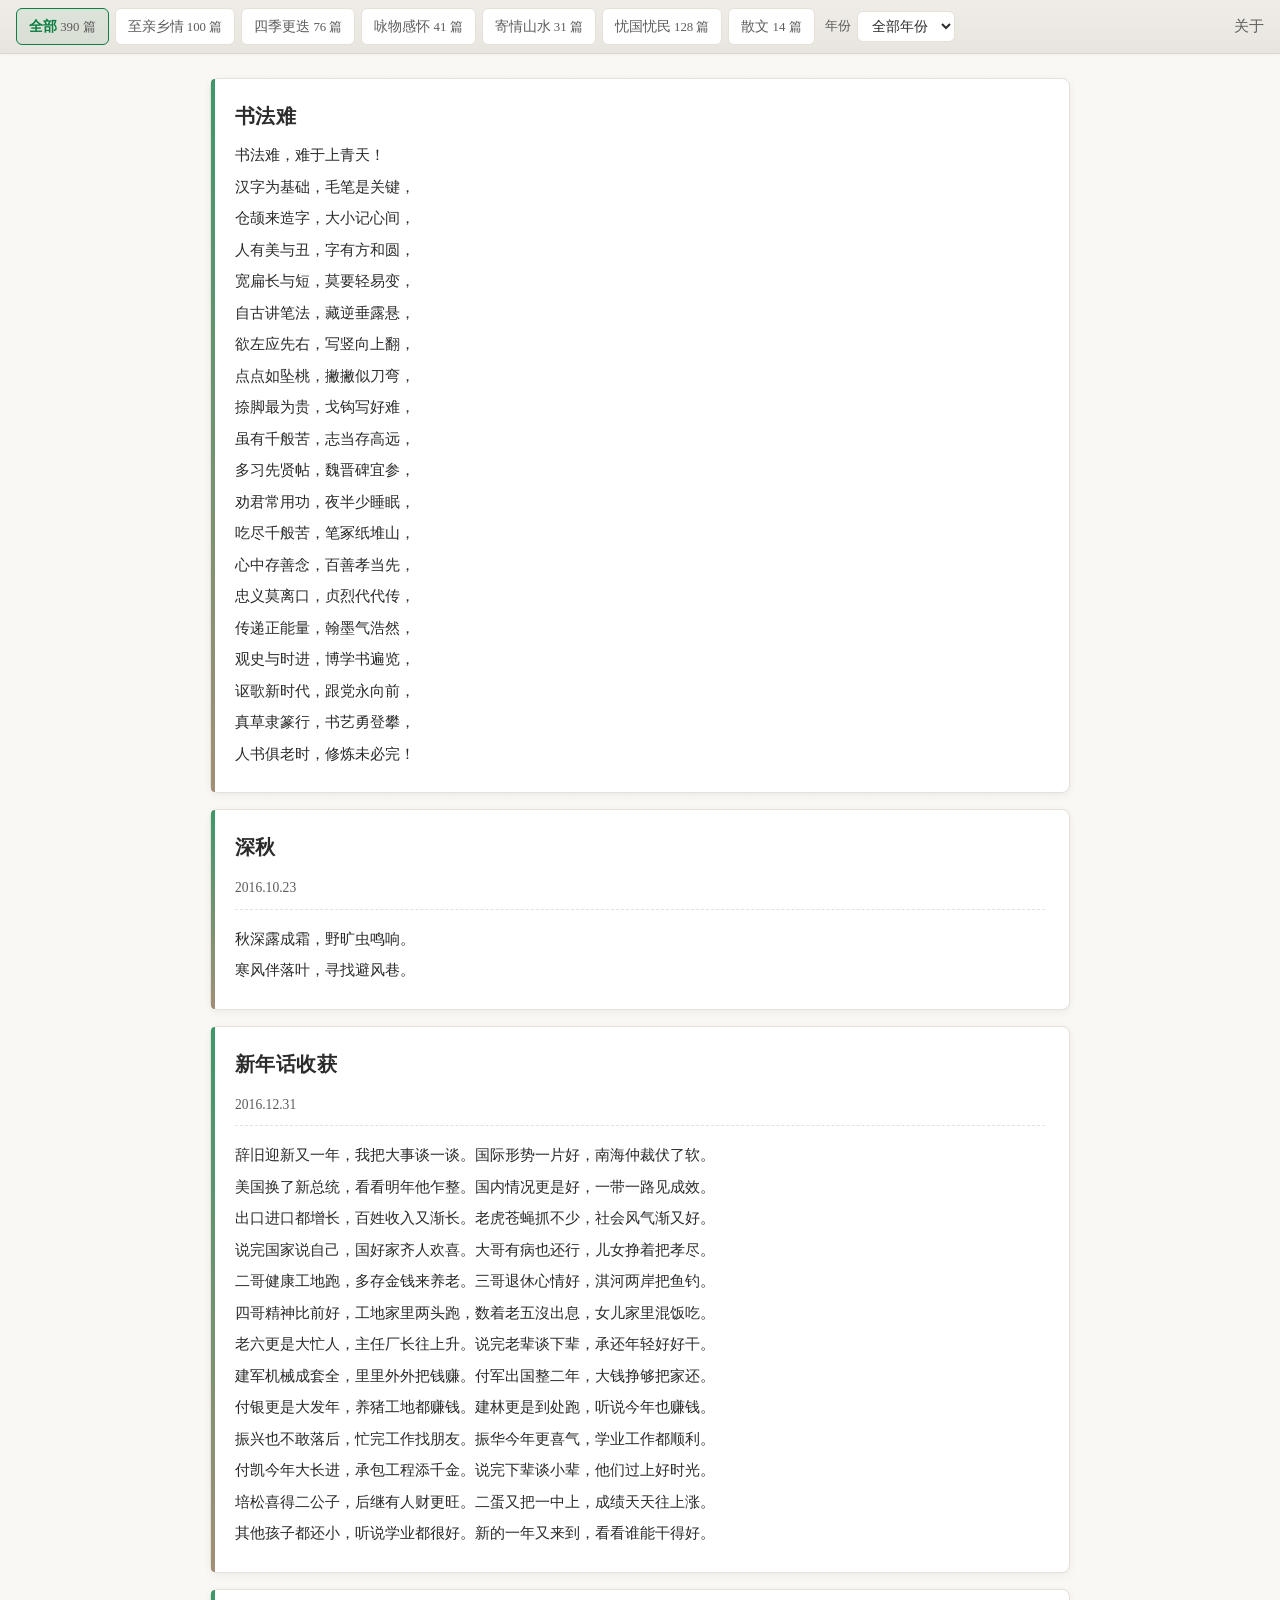
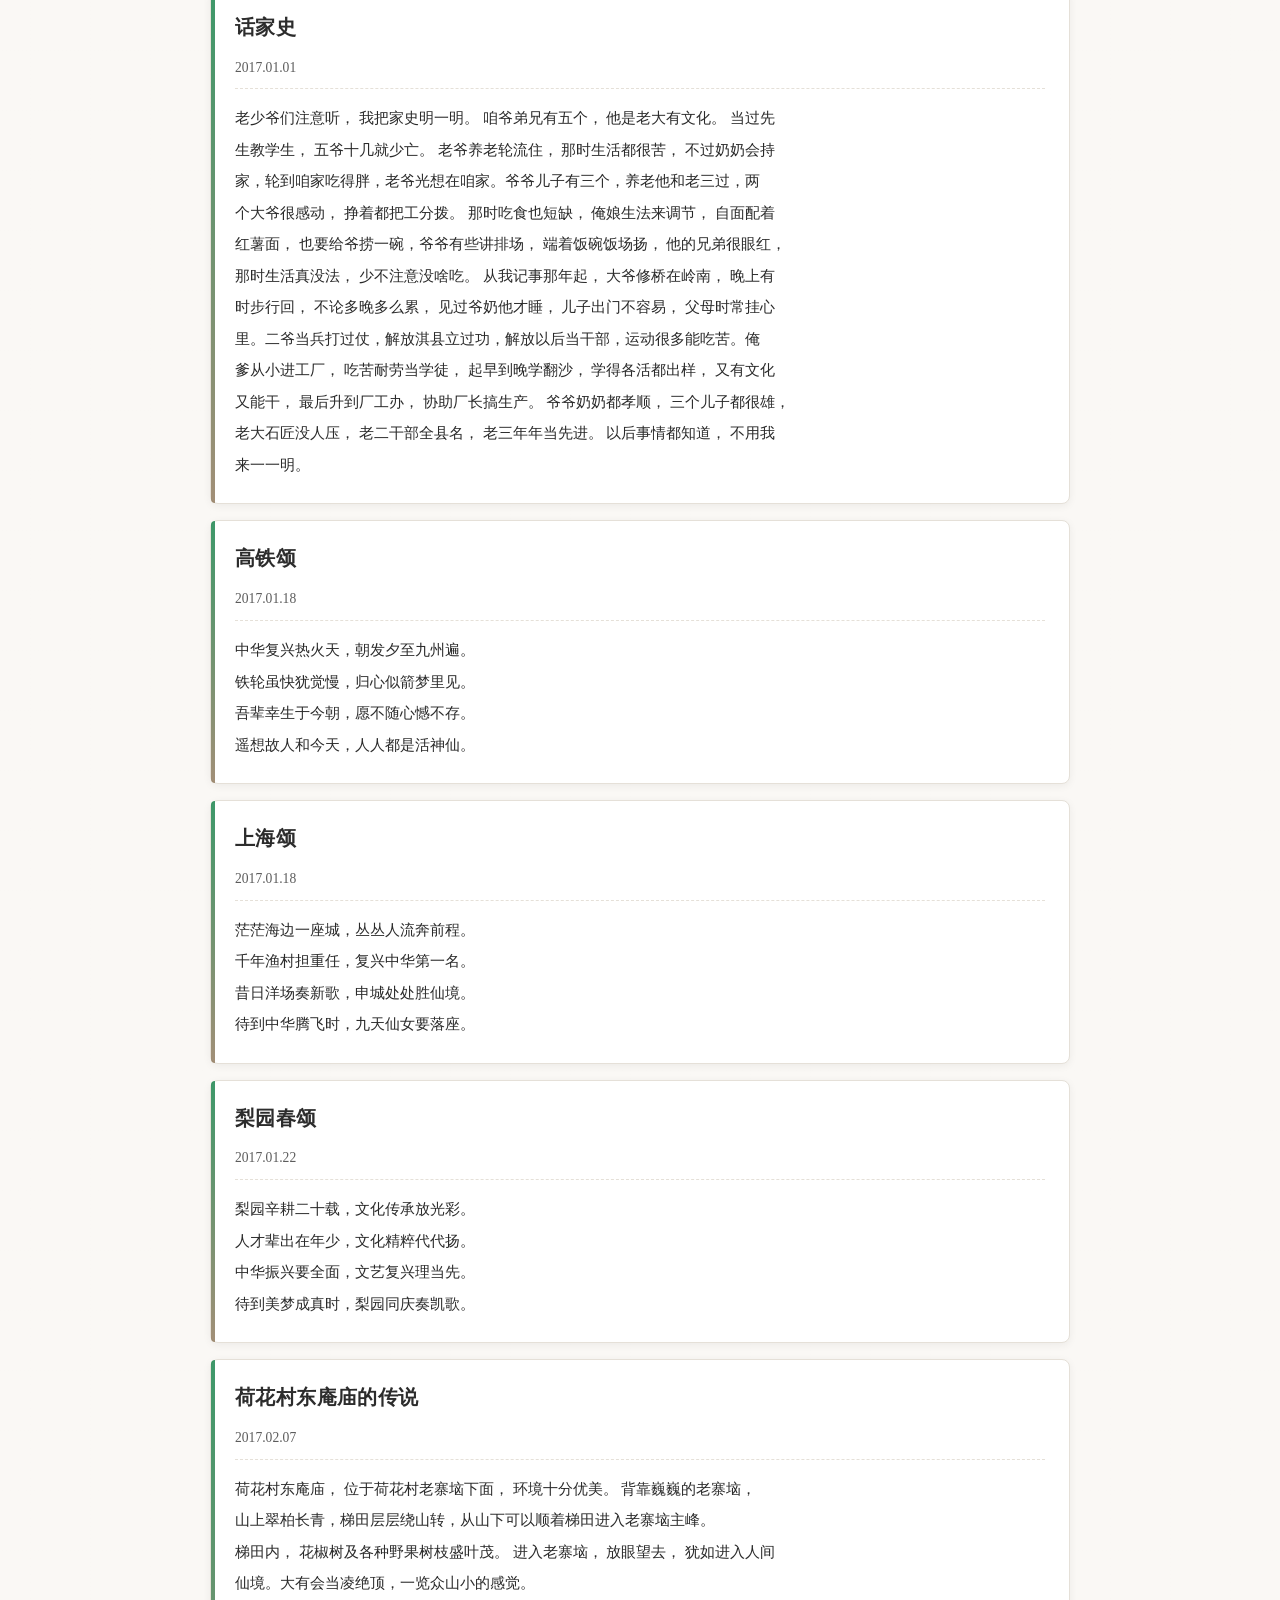
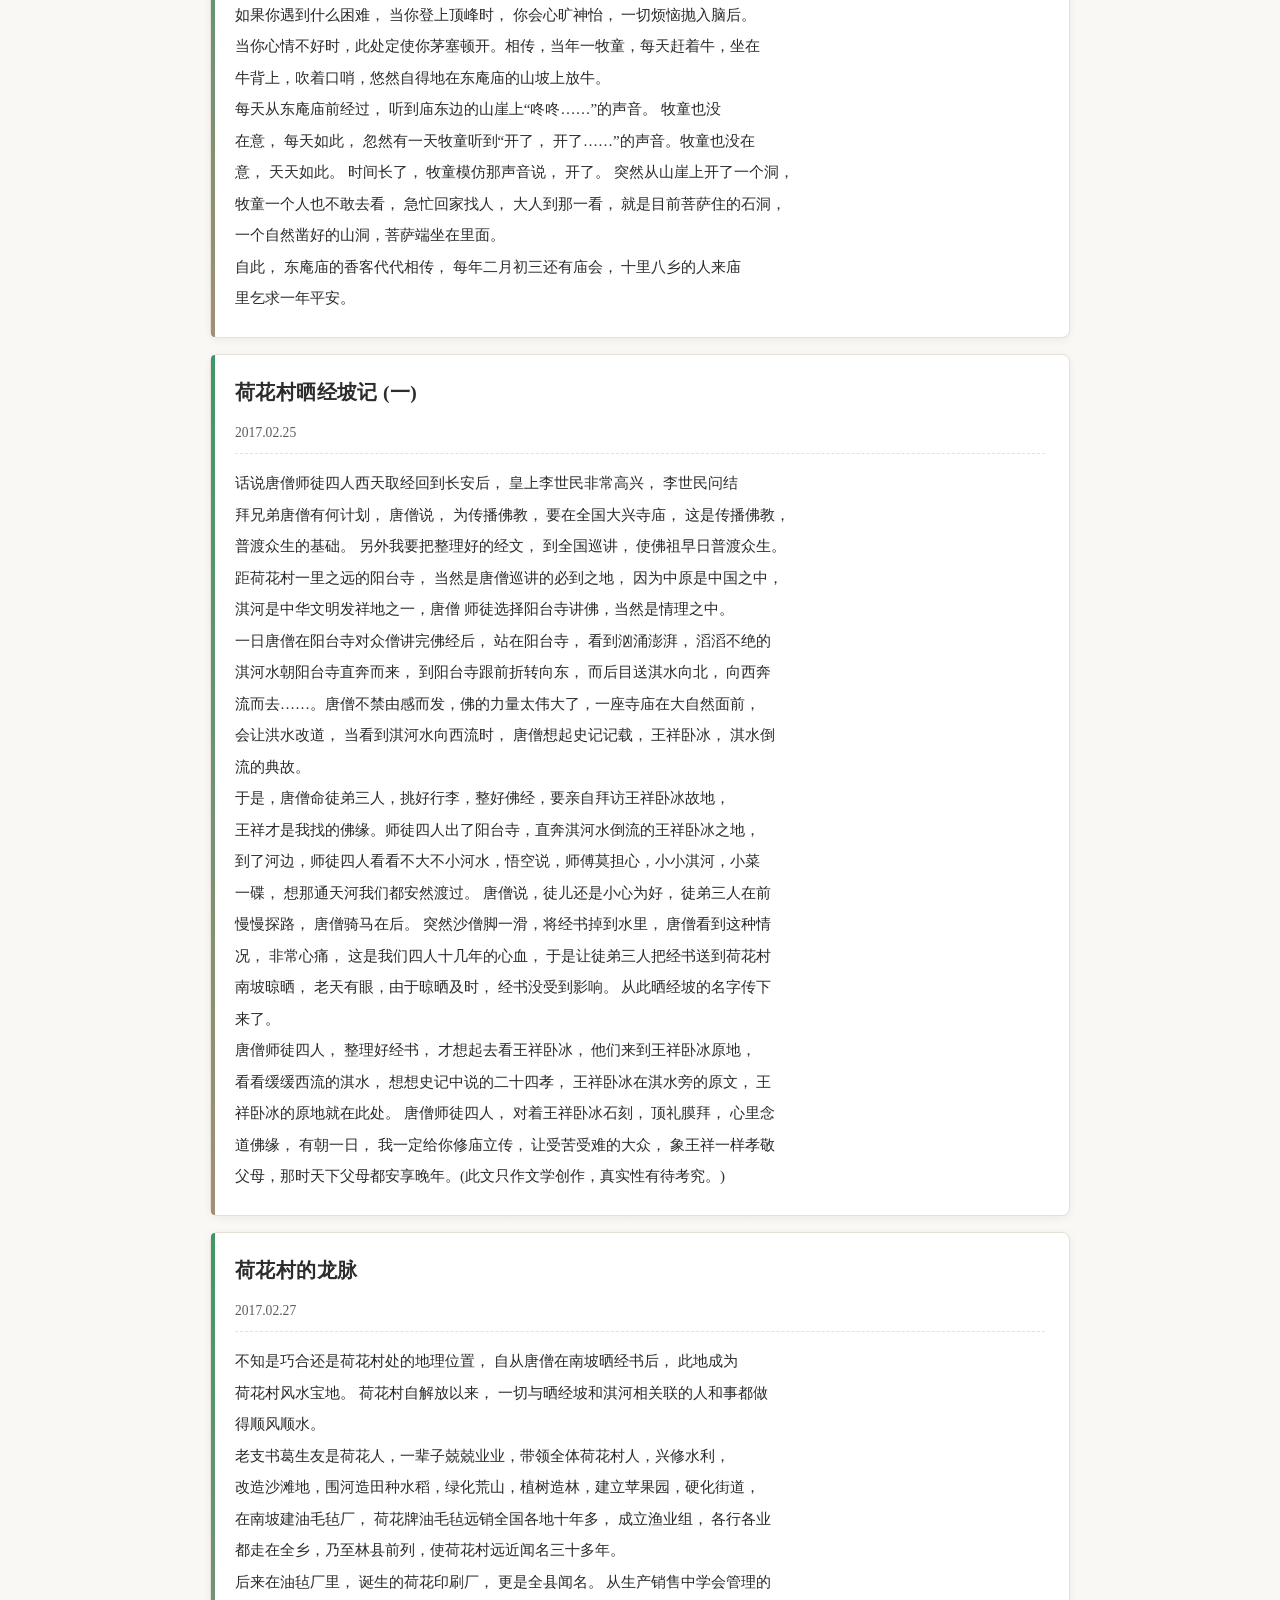
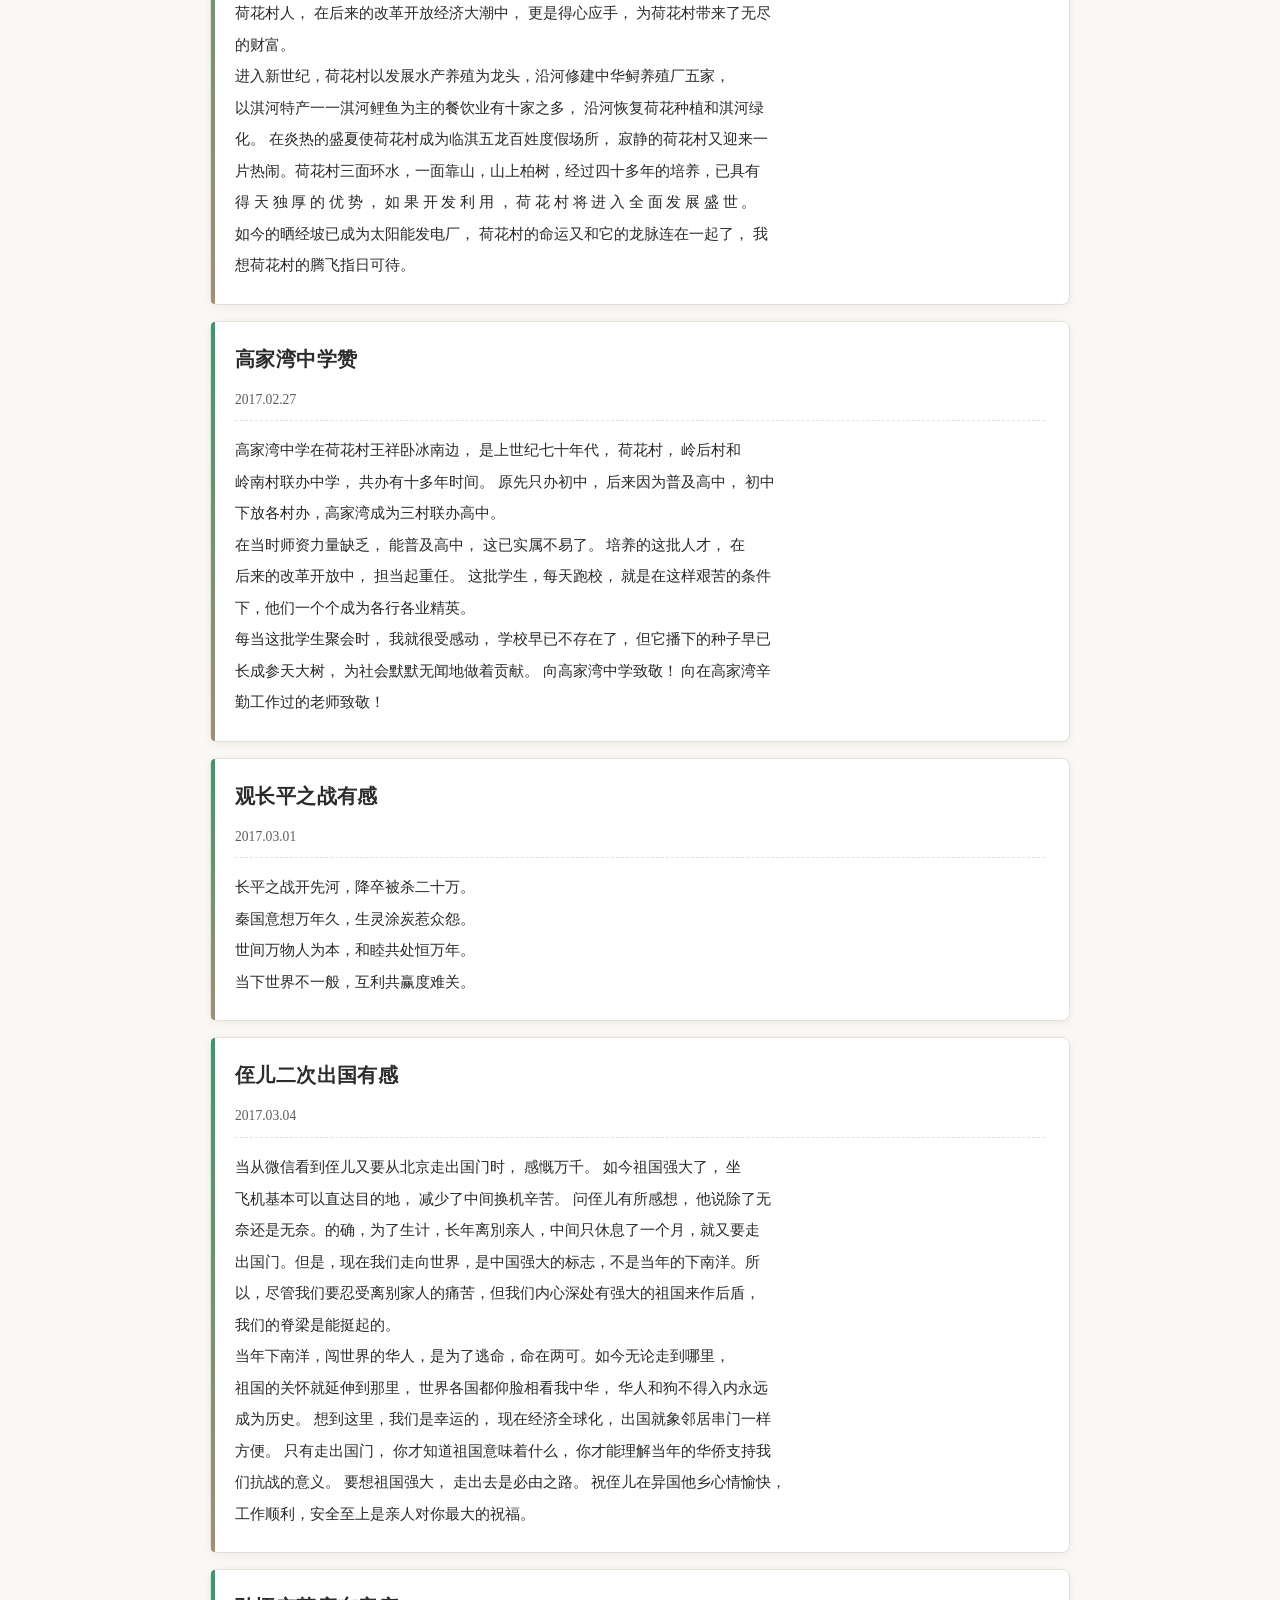
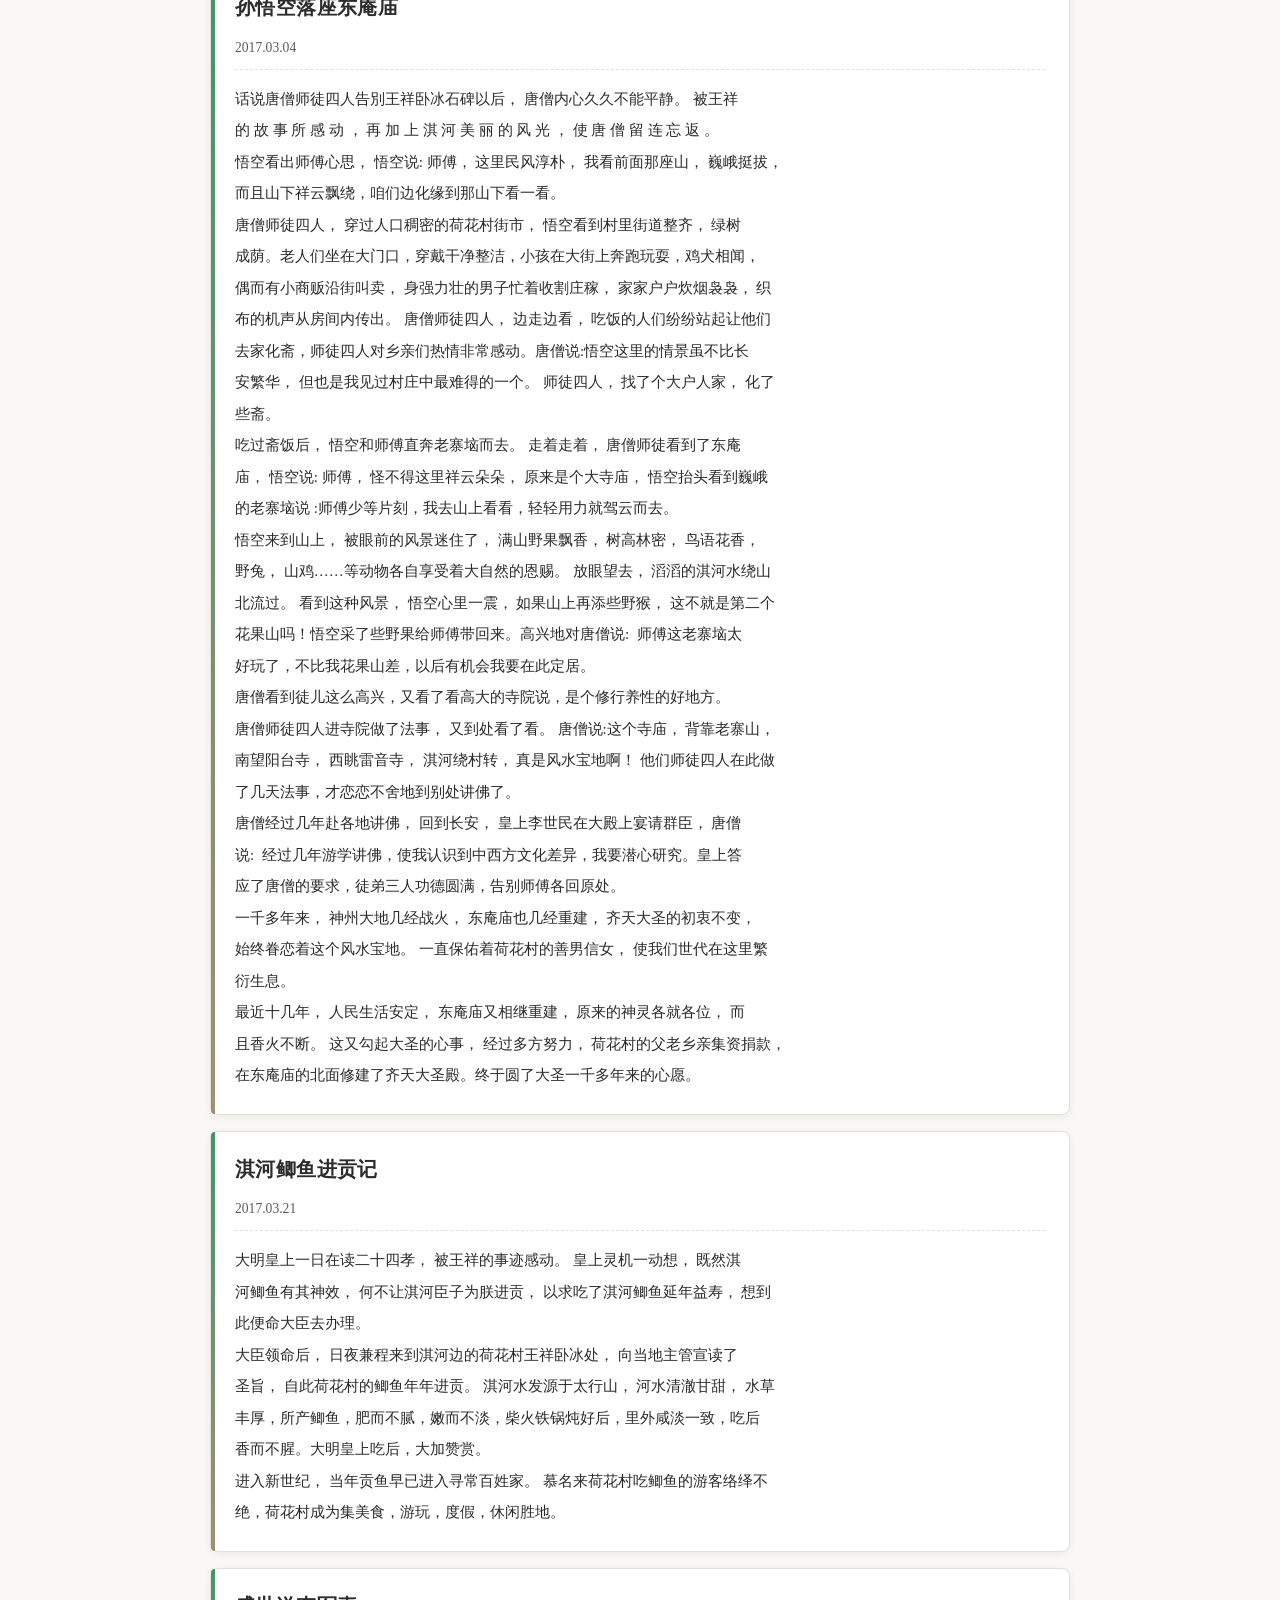
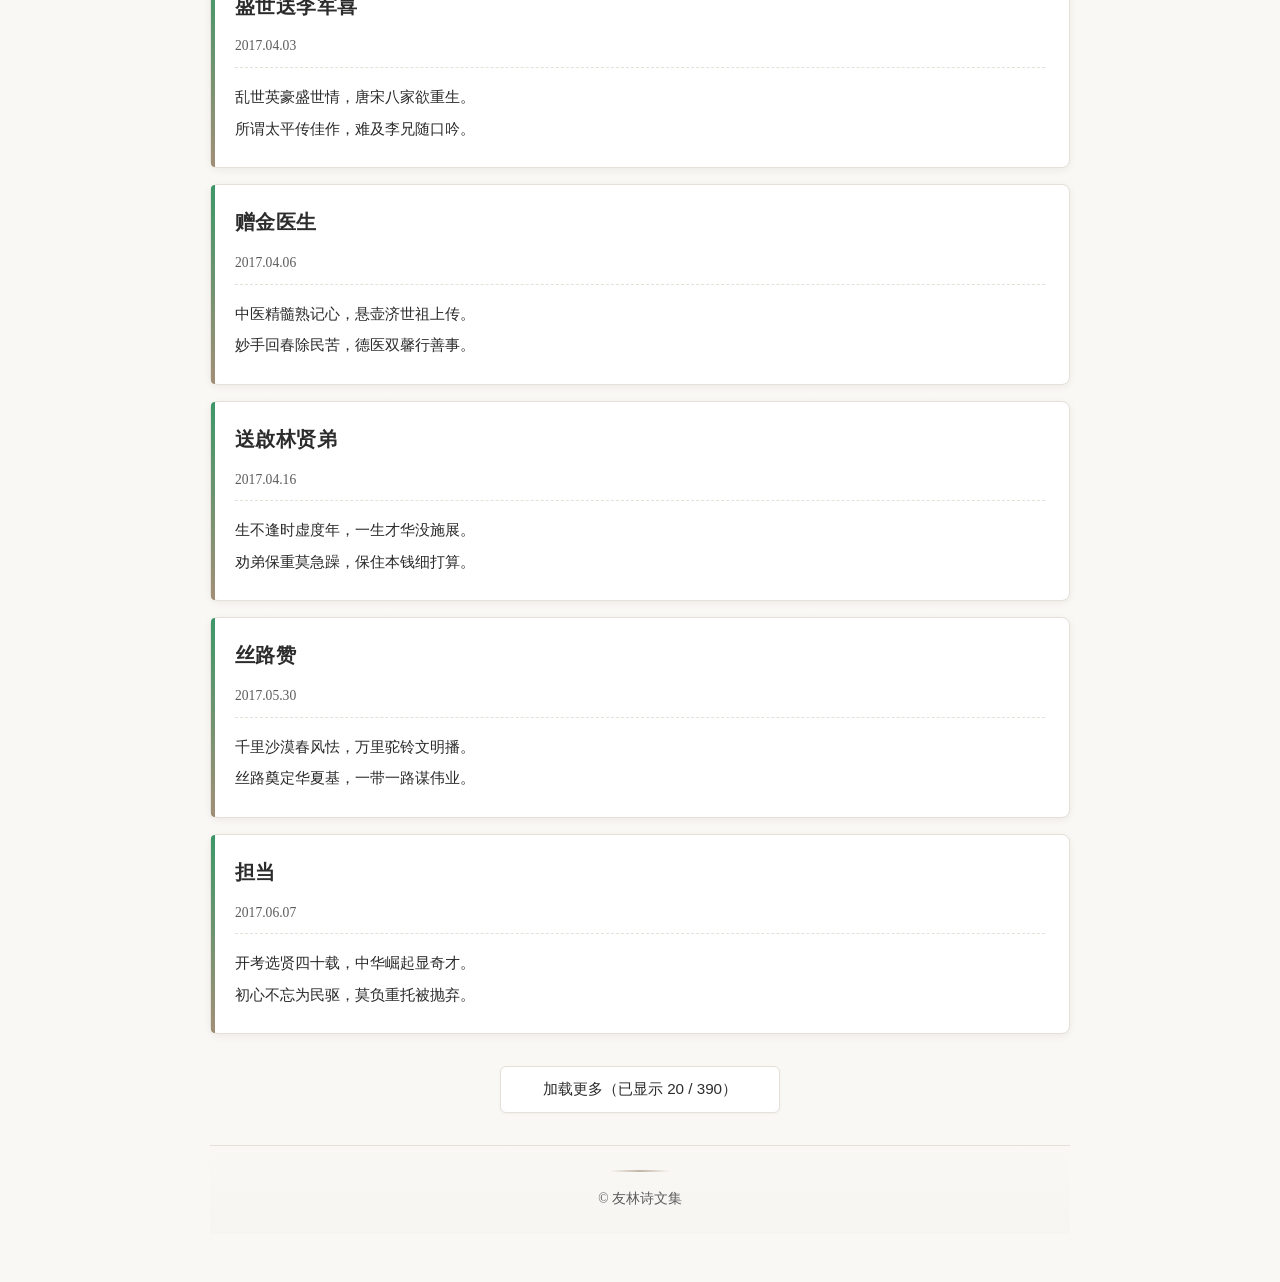
<file: index.html>
<!DOCTYPE html>
<html lang="zh-CN">
<head>
  <meta charset="UTF-8">
  <meta name="viewport" content="width=device-width, initial-scale=1">
  <title>友林诗文集</title>
  <link rel="stylesheet" href="css/style.css">
</head>
<body>
  <nav class="site-nav">
    <div class="site-nav-inner">
      <div class="site-nav-scroll" id="nav-categories">
        <a href="#" class="nav-cat active" data-category="">全部</a>
        <a href="#" class="nav-cat" data-category="zhiqin">至亲乡情</a>
        <a href="#" class="nav-cat" data-category="siji">四季更迭</a>
        <a href="#" class="nav-cat" data-category="yongwu">咏物感怀</a>
        <a href="#" class="nav-cat" data-category="jishan">寄情山水</a>
        <a href="#" class="nav-cat" data-category="youguo">忧国忧民</a>
        <a href="#" class="nav-cat" data-category="sanwen">散文</a>
        <div class="nav-year-wrap">
          <label class="nav-year-label">年份</label>
          <select class="nav-year-select" id="year-select" aria-label="按年份筛选">
            <option value="">全部年份</option>
          </select>
        </div>
      </div>
      <a href="about.html" class="nav-about">关于</a>
    </div>
  </nav>
  <div class="home-layout">
    <main class="home-main">
      <ul class="home-poem-list" id="poem-list"></ul>
      <button type="button" class="home-load-more" id="load-more" style="display: none;">加载更多</button>
      <p class="home-empty" id="empty-msg" style="display: none;">暂无内容</p>
      <footer class="site-footer" style="margin-top: 32px;">© 友林诗文集</footer>
    </main>
  </div>
  <script src="js/app.js"></script>
  <script>
    (function () {
      const PAGE_SIZE = 20;
      let data = null;
      let currentCategory = '';
      let selectedYear = '';
      let page = 1;
      let filteredItems = [];

      function escapeHtml(s) {
        if (s == null) return '';
        const div = document.createElement('div');
        div.textContent = s;
        return div.innerHTML;
      }

      function getFiltered() {
        if (!data) return [];
        var raw = !currentCategory ? data.items : data.items.filter(function (i) { return i.categoryId === currentCategory; });
        if (selectedYear) {
          raw = raw.filter(function (i) { return i.date && String(i.date).indexOf(selectedYear) === 0; });
        }
        return Youlin.sortByTime(raw, 'asc');
      }

      function getYears() {
        if (!data) return [];
        var years = {};
        data.items.forEach(function (i) {
          if (i.date && i.date.length >= 4) {
            years[i.date.substring(0, 4)] = true;
          }
        });
        return Object.keys(years).sort(function (a, b) { return Number(b) - Number(a); });
      }

      function renderNavCategories() {
        if (!data) return;
        var total = data.items.length;
        var cats = document.querySelectorAll('#nav-categories .nav-cat');
        cats.forEach(function (a) {
          var id = a.getAttribute('data-category') || '';
          a.classList.toggle('active', currentCategory === id);
          var countEl = a.querySelector('.nav-cat-count');
          if (countEl) countEl.remove();
          var count = id ? data.items.filter(function (i) { return i.categoryId === id; }).length : total;
          var span = document.createElement('span');
          span.className = 'nav-cat-count';
          span.textContent = ' ' + count + ' 篇';
          a.appendChild(span);
        });
      }

      function bindNavCategories() {
        document.querySelectorAll('#nav-categories .nav-cat').forEach(function (link) {
          link.addEventListener('click', function (e) {
            e.preventDefault();
            currentCategory = link.getAttribute('data-category') || '';
            page = 1;
            filteredItems = getFiltered();
            renderNavCategories();
            renderList(true);
          });
        });
      }

      function renderYearSelect() {
        var sel = document.getElementById('year-select');
        if (!sel) return;
        var years = getYears();
        sel.innerHTML = '<option value="">全部年份</option>' +
          years.map(function (y) {
            return '<option value="' + escapeHtml(y) + '"' + (selectedYear === y ? ' selected' : '') + '>' + escapeHtml(y) + ' 年</option>';
          }).join('');
        sel.addEventListener('change', function () {
          selectedYear = (sel.value || '').trim();
          page = 1;
          filteredItems = getFiltered();
          renderNavCategories();
          renderList(true);
        });
      }

      function renderList(reset) {
        const listEl = document.getElementById('poem-list');
        const loadBtn = document.getElementById('load-more');
        const emptyEl = document.getElementById('empty-msg');
        if (reset) page = 1;
        filteredItems = getFiltered();
        const toShow = filteredItems.slice(0, page * PAGE_SIZE);
        const hasMore = toShow.length < filteredItems.length;

        if (filteredItems.length === 0) {
          listEl.innerHTML = '';
          loadBtn.style.display = 'none';
          emptyEl.style.display = 'block';
          return;
        }
        emptyEl.style.display = 'none';

        listEl.innerHTML = toShow.map(function (item) {
          const dateStr = item.date ? item.date.replace(/\./g, '.') : '';
          return '<li class="home-poem-card">' +
            '<h2 class="card-title">' + escapeHtml(item.title) + '</h2>' +
            (dateStr ? '<p class="card-meta">' + escapeHtml(dateStr) + '</p>' : '') +
            '<div class="card-body">' + escapeHtml(item.content || '') + '</div>' +
            '</li>';
        }).join('');

        if (hasMore) {
          loadBtn.style.display = 'block';
          loadBtn.disabled = false;
          loadBtn.textContent = '加载更多（已显示 ' + toShow.length + ' / ' + filteredItems.length + '）';
        } else {
          loadBtn.style.display = 'none';
        }
      }

      function loadMore() {
        page += 1;
        renderList(false);
      }

      function initFromUrl() {
        var params = new URLSearchParams(location.search);
        var c = params.get('category') || '';
        if (c && data && data.categories.some(function (x) { return x.id === c; })) {
          currentCategory = c;
        }
      }

      Youlin.loadData().then(function (d) {
        data = d;
        currentCategory = '';
        selectedYear = '';
        page = 1;
        initFromUrl();
        filteredItems = getFiltered();
        renderNavCategories();
        bindNavCategories();
        renderYearSelect();
        renderList(true);
        document.getElementById('load-more').addEventListener('click', loadMore);
      }).catch(function () {
        document.getElementById('poem-list').innerHTML = '';
        document.getElementById('empty-msg').style.display = 'block';
        document.getElementById('empty-msg').textContent = '无法加载数据';
      });
    })();
  </script>
</body>
</html>
</file>
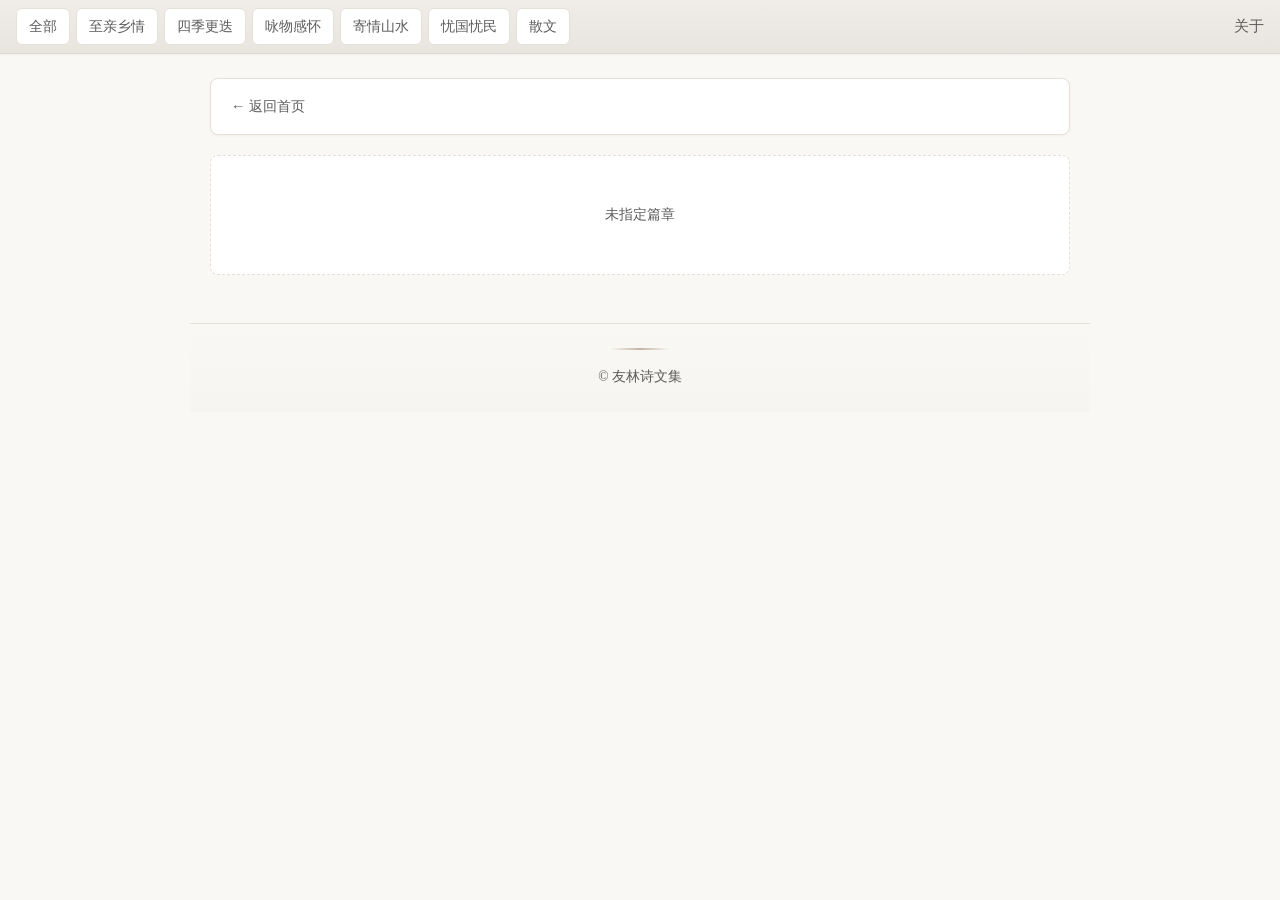
<file: item.html>
<!DOCTYPE html>
<html lang="zh-CN">
<head>
  <meta charset="UTF-8">
  <meta name="viewport" content="width=device-width, initial-scale=1">
  <title>友林诗文集 - 正文</title>
  <link rel="stylesheet" href="css/style.css">
</head>
<body>
  <nav class="site-nav">
    <div class="site-nav-inner">
      <div class="site-nav-scroll">
        <a href="index.html" class="nav-cat">全部</a>
        <a href="index.html?category=zhiqin" class="nav-cat">至亲乡情</a>
        <a href="index.html?category=siji" class="nav-cat">四季更迭</a>
        <a href="index.html?category=yongwu" class="nav-cat">咏物感怀</a>
        <a href="index.html?category=jishan" class="nav-cat">寄情山水</a>
        <a href="index.html?category=youguo" class="nav-cat">忧国忧民</a>
        <a href="index.html?category=sanwen" class="nav-cat">散文</a>
      </div>
      <a href="about.html" class="nav-about">关于</a>
    </div>
  </nav>
  <div class="container">
    <div class="list-header">
      <a href="index.html" class="back-link">← 返回首页</a>
    </div>
    <article id="article">
      <div class="empty-state">加载中…</div>
    </article>
  </div>
  <footer class="site-footer">© 友林诗文集</footer>
  <script src="js/app.js"></script>
  <script>
    (function () {
      const id = Youlin.getIdFromQuery();
      const articleEl = document.getElementById('article');

      function escapeHtml(s) {
        const div = document.createElement('div');
        div.textContent = s;
        return div.innerHTML;
      }

      function copyText(text) {
        if (navigator.clipboard && navigator.clipboard.writeText) {
          navigator.clipboard.writeText(text).then(function () {
            var btn = document.getElementById('copy-btn');
            if (btn) { btn.textContent = '已复制'; setTimeout(function () { btn.textContent = '复制'; }, 1500); }
          });
        } else {
          var ta = document.createElement('textarea');
          ta.value = text;
          ta.style.position = 'fixed'; ta.style.left = '-9999px';
          document.body.appendChild(ta);
          ta.select();
          try {
            document.execCommand('copy');
            var btn = document.getElementById('copy-btn');
            if (btn) { btn.textContent = '已复制'; setTimeout(function () { btn.textContent = '复制'; }, 1500); }
          } catch (e) {}
          document.body.removeChild(ta);
        }
      }

      if (!id) {
        articleEl.innerHTML = '<div class="empty-state">未指定篇章</div>';
        return;
      }

      Youlin.loadData().then(function (data) {
        const item = data.items.find(function (i) { return i.id === id; });
        if (!item) {
          articleEl.innerHTML = '<div class="empty-state">未找到该篇</div>';
          return;
        }
        const cat = data.categories.find(function (c) { return c.id === item.categoryId; });
        const backLink = '<a href="list.html?category=' + encodeURIComponent(item.categoryId) + '" class="back-link">← 返回「' + escapeHtml(cat ? cat.name : '') + '」</a>';
        const dateStr = item.date ? item.date.replace(/\./g, '.') : '';
        const fullText = item.title + (dateStr ? '\n' + dateStr : '') + '\n\n' + (item.content || '');
        articleEl.innerHTML =
          '<div class="list-header">' + backLink + '</div>' +
          '<header class="article-header">' +
          '<h1 class="article-title">' + escapeHtml(item.title) + '</h1>' +
          (dateStr ? '<p class="article-meta">' + escapeHtml(dateStr) + '</p>' : '') +
          '</header>' +
          '<div class="article-body">' + escapeHtml(item.content || '') + '</div>' +
          '<div class="article-actions">' +
          '<button type="button" id="copy-btn" class="btn">复制</button>' +
          '</div>';
        document.title = item.title + ' - 友林诗文集';
        document.getElementById('copy-btn').onclick = function () { copyText(fullText); };
      }).catch(function () {
        articleEl.innerHTML = '<div class="empty-state">无法加载数据</div>';
      });
    })();
  </script>
</body>
</html>
</file>
<file: css/style.css>
/* 友林诗文集 - 雅致诗文风格，适度装饰 */
:root {
  --bg: #faf8f5;
  --bg-card: #fff;
  --fg: #2c2c2c;
  --muted: #5c5c5c;
  --border: #e5e0d8;
  --accent: #0d7e44;
  --accent-hover: #0a6b38;
  --accent-soft: rgba(13, 126, 68, 0.08);
  --nav-bg: linear-gradient(180deg, #f0ede8 0%, #e8e5df 100%);
  --nav-border: #ddd8d0;
  --gold: #8b7355;
  --gold-soft: rgba(139, 115, 85, 0.15);
  --max-width: 900px;
  --shadow-sm: 0 1px 3px rgba(0, 0, 0, 0.04);
  --shadow-card: 0 2px 8px rgba(0, 0, 0, 0.06);
}

* {
  box-sizing: border-box;
}

body {
  margin: 0;
  font-family: "PingFang SC", "Microsoft YaHei", "SimSun", "Songti SC", serif;
  font-size: 14px;
  line-height: 1.6;
  color: var(--fg);
  background: var(--bg);
  min-height: 100vh;
  background-image:
    linear-gradient(180deg, rgba(250, 248, 245, 0.97) 0%, var(--bg) 100%),
    url("data:image/svg+xml,%3Csvg width='60' height='60' viewBox='0 0 60 60' xmlns='http://www.w3.org/2000/svg'%3E%3Cpath d='M30 0L30 60M0 30L60 30' stroke='%23e8e4de' stroke-width='0.5' fill='none'/%3E%3C/svg%3E");
}

a {
  color: var(--accent);
  text-decoration: none;
}
a:hover {
  color: var(--accent-hover);
  text-decoration: underline;
}

/* 顶部导航 - 雅致分隔线 */
.site-nav {
  background: var(--nav-bg);
  border-bottom: 1px solid var(--nav-border);
  box-shadow: var(--shadow-sm);
}
.site-nav-inner {
  max-width: 100%;
  margin: 0 auto;
  padding: 0 16px;
  display: flex;
  align-items: center;
  gap: 12px;
  min-height: 48px;
}
.site-nav-scroll {
  flex: 1;
  min-width: 0;
  display: flex;
  align-items: center;
  gap: 6px;
  overflow-x: auto;
  overflow-y: hidden;
  padding: 8px 0;
  -webkit-overflow-scrolling: touch;
  scrollbar-width: thin;
}
.site-nav-scroll::-webkit-scrollbar {
  height: 4px;
}
.site-nav-scroll::-webkit-scrollbar-thumb {
  background: var(--border);
  border-radius: 2px;
}
.nav-cat {
  flex-shrink: 0;
  display: inline-block;
  padding: 6px 12px;
  font-size: 0.9rem;
  color: var(--muted);
  background: var(--bg-card);
  border: 1px solid var(--border);
  border-radius: 6px;
  white-space: nowrap;
  transition: border-color 0.2s, color 0.2s, background 0.2s;
}
.nav-cat:hover {
  color: var(--accent);
  text-decoration: none;
  border-color: var(--accent);
  background: var(--accent-soft);
}
.nav-cat.active {
  color: var(--accent);
  font-weight: 600;
  border-color: var(--accent);
  background: var(--accent-soft);
}
.nav-cat-count {
  font-weight: normal;
  color: var(--muted);
  font-size: 0.8rem;
}
.nav-year-wrap {
  flex-shrink: 0;
  display: flex;
  align-items: center;
  gap: 6px;
  margin-left: 4px;
}
.nav-year-label {
  font-size: 0.8rem;
  color: var(--muted);
  margin: 0;
  white-space: nowrap;
}
.nav-year-select {
  padding: 6px 10px;
  font-size: 0.85rem;
  color: var(--fg);
  background: var(--bg-card);
  border: 1px solid var(--border);
  border-radius: 6px;
  cursor: pointer;
  font-family: inherit;
  min-width: 88px;
}
.nav-year-select:hover,
.nav-year-select:focus {
  border-color: var(--accent);
  outline: none;
}
.nav-about {
  flex-shrink: 0;
  font-size: 0.95rem;
  color: var(--muted);
}
.nav-about:hover {
  color: var(--accent);
  text-decoration: none;
}
.site-nav a:not(.nav-cat):not(.nav-about) {
  color: var(--muted);
  font-size: 0.95rem;
}
.site-nav a:not(.nav-cat):not(.nav-about):hover {
  color: var(--accent);
}

.container {
  max-width: var(--max-width);
  margin: 0 auto;
  padding: 24px 20px 48px;
}

/* 首页：顶部分类栏 + 全文列表 */
.home-layout {
  max-width: var(--max-width);
  margin: 0 auto;
  min-height: calc(100vh - 48px);
  padding: 0;
}
.home-main {
  padding: 24px 20px 48px;
}
.home-poem-list {
  list-style: none;
  padding: 0;
  margin: 0;
}
.home-poem-card {
  padding: 22px 24px;
  margin-bottom: 16px;
  background: var(--bg-card);
  border-radius: 8px;
  border: 1px solid var(--border);
  box-shadow: var(--shadow-card);
  position: relative;
  transition: box-shadow 0.2s, border-color 0.2s;
}
.home-poem-card::before {
  content: "";
  position: absolute;
  left: 0;
  top: 0;
  bottom: 0;
  width: 4px;
  background: linear-gradient(180deg, var(--accent) 0%, var(--gold) 100%);
  border-radius: 4px 0 0 4px;
  opacity: 0.8;
}
.home-poem-card:hover {
  box-shadow: 0 4px 16px rgba(0, 0, 0, 0.08);
  border-color: #ddd5cc;
}
.home-poem-card:first-child {
  margin-top: 0;
}
.home-poem-card .card-title {
  font-size: 1.22rem;
  font-weight: bold;
  margin: 0 0 8px;
  color: var(--fg);
  letter-spacing: 0.02em;
}
.home-poem-card .card-meta {
  font-size: 0.85rem;
  color: var(--muted);
  margin-bottom: 14px;
  padding-bottom: 10px;
  border-bottom: 1px dashed var(--border);
}
.home-poem-card .card-body {
  white-space: pre-wrap;
  word-break: break-word;
  font-family: "SimSun", "Songti SC", "STSong", serif;
  font-size: 15px;
  line-height: 2.1;
  color: #2a2a2a;
}
.home-load-more {
  display: block;
  width: 100%;
  max-width: 280px;
  margin: 32px auto 0;
  padding: 12px 20px;
  background: var(--bg-card);
  border: 1px solid var(--border);
  border-radius: 6px;
  color: var(--fg);
  font-size: 0.95rem;
  cursor: pointer;
  box-shadow: var(--shadow-sm);
  transition: border-color 0.2s, color 0.2s, box-shadow 0.2s;
}
.home-load-more:hover {
  border-color: var(--accent);
  color: var(--accent);
  box-shadow: 0 2px 8px var(--accent-soft);
}
.home-load-more:disabled {
  opacity: 0.6;
  cursor: not-allowed;
}
.home-empty {
  text-align: center;
  padding: 48px 20px;
  color: var(--muted);
}

/* 首页旧版保留（列表页等仍用 container） */
.site-header {
  padding: 28px 0 20px;
  text-align: center;
  border-bottom: 1px solid var(--border);
}
.site-title {
  font-size: 1.6rem;
  font-weight: bold;
  margin: 0;
  color: var(--fg);
}
.site-desc {
  margin: 0.4rem 0 0;
  font-size: 0.9rem;
  color: var(--muted);
}
.category-list {
  margin-top: 20px;
  display: flex;
  flex-wrap: wrap;
  gap: 8px 4px;
}
.category-card {
  display: inline-block;
  padding: 10px 18px;
  background: var(--bg-card);
  border: 1px solid var(--border);
  color: var(--fg);
  font-size: 0.95rem;
  border-radius: 6px;
  box-shadow: var(--shadow-sm);
  transition: border-color 0.2s, color 0.2s, box-shadow 0.2s;
}
.category-card:hover {
  border-color: var(--accent);
  color: var(--accent);
  text-decoration: none;
  box-shadow: 0 2px 8px var(--accent-soft);
}
.category-card .name {
  font-weight: 500;
}
.category-card .count {
  margin-left: 6px;
  color: var(--muted);
  font-size: 0.85rem;
  font-weight: normal;
}

/* 列表页 - 诗文列表 */
.list-header {
  display: flex;
  flex-wrap: wrap;
  align-items: center;
  justify-content: space-between;
  gap: 12px;
  margin-bottom: 20px;
  padding: 16px 20px;
  background: var(--bg-card);
  border-radius: 8px;
  border: 1px solid var(--border);
  box-shadow: var(--shadow-sm);
}
.list-header h1 {
  font-size: 1.2rem;
  font-weight: bold;
  margin: 0;
  color: var(--fg);
}
.back-link {
  font-size: 0.9rem;
  color: var(--muted);
}
.back-link:hover {
  color: var(--accent);
}

.sort-controls {
  display: flex;
  align-items: center;
  gap: 12px;
  font-size: 0.875rem;
  color: var(--muted);
}
.sort-controls label {
  display: flex;
  align-items: center;
  gap: 4px;
  cursor: pointer;
}
.sort-controls input {
  margin: 0;
}

.poem-list {
  list-style: none;
  padding: 0;
  margin: 0;
}
.poem-list li {
  margin: 0 0 8px;
  border-radius: 6px;
  overflow: hidden;
  border: 1px solid var(--border);
  background: var(--bg-card);
  box-shadow: var(--shadow-sm);
}
.poem-list a {
  display: block;
  padding: 14px 18px;
  color: var(--fg);
  transition: background 0.2s, color 0.2s;
}
.poem-list a:hover {
  color: var(--accent);
  text-decoration: none;
  background: var(--accent-soft);
}
.poem-list .title {
  font-weight: bold;
  font-size: 1rem;
}
.poem-list .date {
  font-size: 0.85rem;
  color: var(--muted);
  margin-top: 4px;
}

/* 单篇页 - 雅致正文版式 */
.article-header {
  margin-bottom: 24px;
  padding: 20px 24px;
  background: var(--bg-card);
  border-radius: 8px;
  border: 1px solid var(--border);
  box-shadow: var(--shadow-sm);
  border-left: 4px solid var(--accent);
}
.article-title {
  font-size: 1.45rem;
  font-weight: bold;
  margin: 0 0 8px;
  line-height: 1.4;
  color: var(--fg);
  letter-spacing: 0.02em;
}
.article-meta {
  font-size: 0.9rem;
  color: var(--muted);
}

/* 正文区 - 宋体、行距舒朗，带卡片感 */
.article-body {
  white-space: pre-wrap;
  word-break: break-word;
  font-family: "SimSun", "Songti SC", "STSong", serif;
  font-size: 16px;
  line-height: 2.2;
  color: #2a2a2a;
  margin-bottom: 28px;
  padding: 24px 28px;
  background: var(--bg-card);
  border-radius: 8px;
  border: 1px solid var(--border);
  box-shadow: var(--shadow-card);
}

/* 正文下方操作栏：复制 等 */
.article-actions {
  display: flex;
  align-items: center;
  gap: 12px;
  padding-top: 16px;
  border-top: 1px solid var(--border);
  font-size: 0.9rem;
  color: var(--muted);
}
.article-actions button,
.article-actions .btn {
  padding: 8px 16px;
  background: var(--bg-card);
  border: 1px solid var(--border);
  border-radius: 6px;
  color: var(--fg);
  cursor: pointer;
  font-size: 0.9rem;
  box-shadow: var(--shadow-sm);
  transition: border-color 0.2s, color 0.2s, box-shadow 0.2s;
}
.article-actions button:hover,
.article-actions .btn:hover {
  border-color: var(--accent);
  color: var(--accent);
  box-shadow: 0 2px 6px var(--accent-soft);
}

/* 关于页 / 空状态 */
.empty-state {
  text-align: center;
  padding: 48px 24px;
  color: var(--muted);
  background: var(--bg-card);
  border-radius: 8px;
  border: 1px dashed var(--border);
}

/* 页脚 - 雅致分隔 */
.site-footer {
  max-width: var(--max-width);
  margin: 0 auto;
  padding: 24px 20px;
  text-align: center;
  font-size: 0.85rem;
  color: var(--muted);
  border-top: 1px solid var(--border);
  background: linear-gradient(0deg, rgba(245, 243, 239, 0.6) 0%, transparent 100%);
}
.site-footer::before {
  content: "";
  display: block;
  width: 60px;
  height: 2px;
  margin: 0 auto 16px;
  background: linear-gradient(90deg, transparent, var(--gold), transparent);
  opacity: 0.5;
  border-radius: 1px;
}

a:focus-visible,
input:focus-visible,
button:focus-visible {
  outline: 2px solid var(--accent);
  outline-offset: 2px;
}

@media (max-width: 768px) {
  .home-main {
    padding: 16px;
  }
  .home-poem-card .card-body {
    font-size: 14px;
    line-height: 2;
  }
  .nav-cat {
    padding: 5px 10px;
    font-size: 0.85rem;
  }
  .nav-year-select {
    min-width: 76px;
    font-size: 0.8rem;
  }
}

@media (max-width: 640px) {
  .site-nav-inner {
    flex-wrap: wrap;
    padding: 10px 16px;
  }
  .container {
    padding-left: 16px;
    padding-right: 16px;
  }
  .site-title {
    font-size: 1.35rem;
  }
  .category-list {
    justify-content: flex-start;
  }
  .list-header {
    flex-direction: column;
    align-items: flex-start;
  }
  .article-body {
    font-size: 15px;
    line-height: 2.1;
  }
  .sort-controls {
    flex-wrap: wrap;
  }
}
</file>
